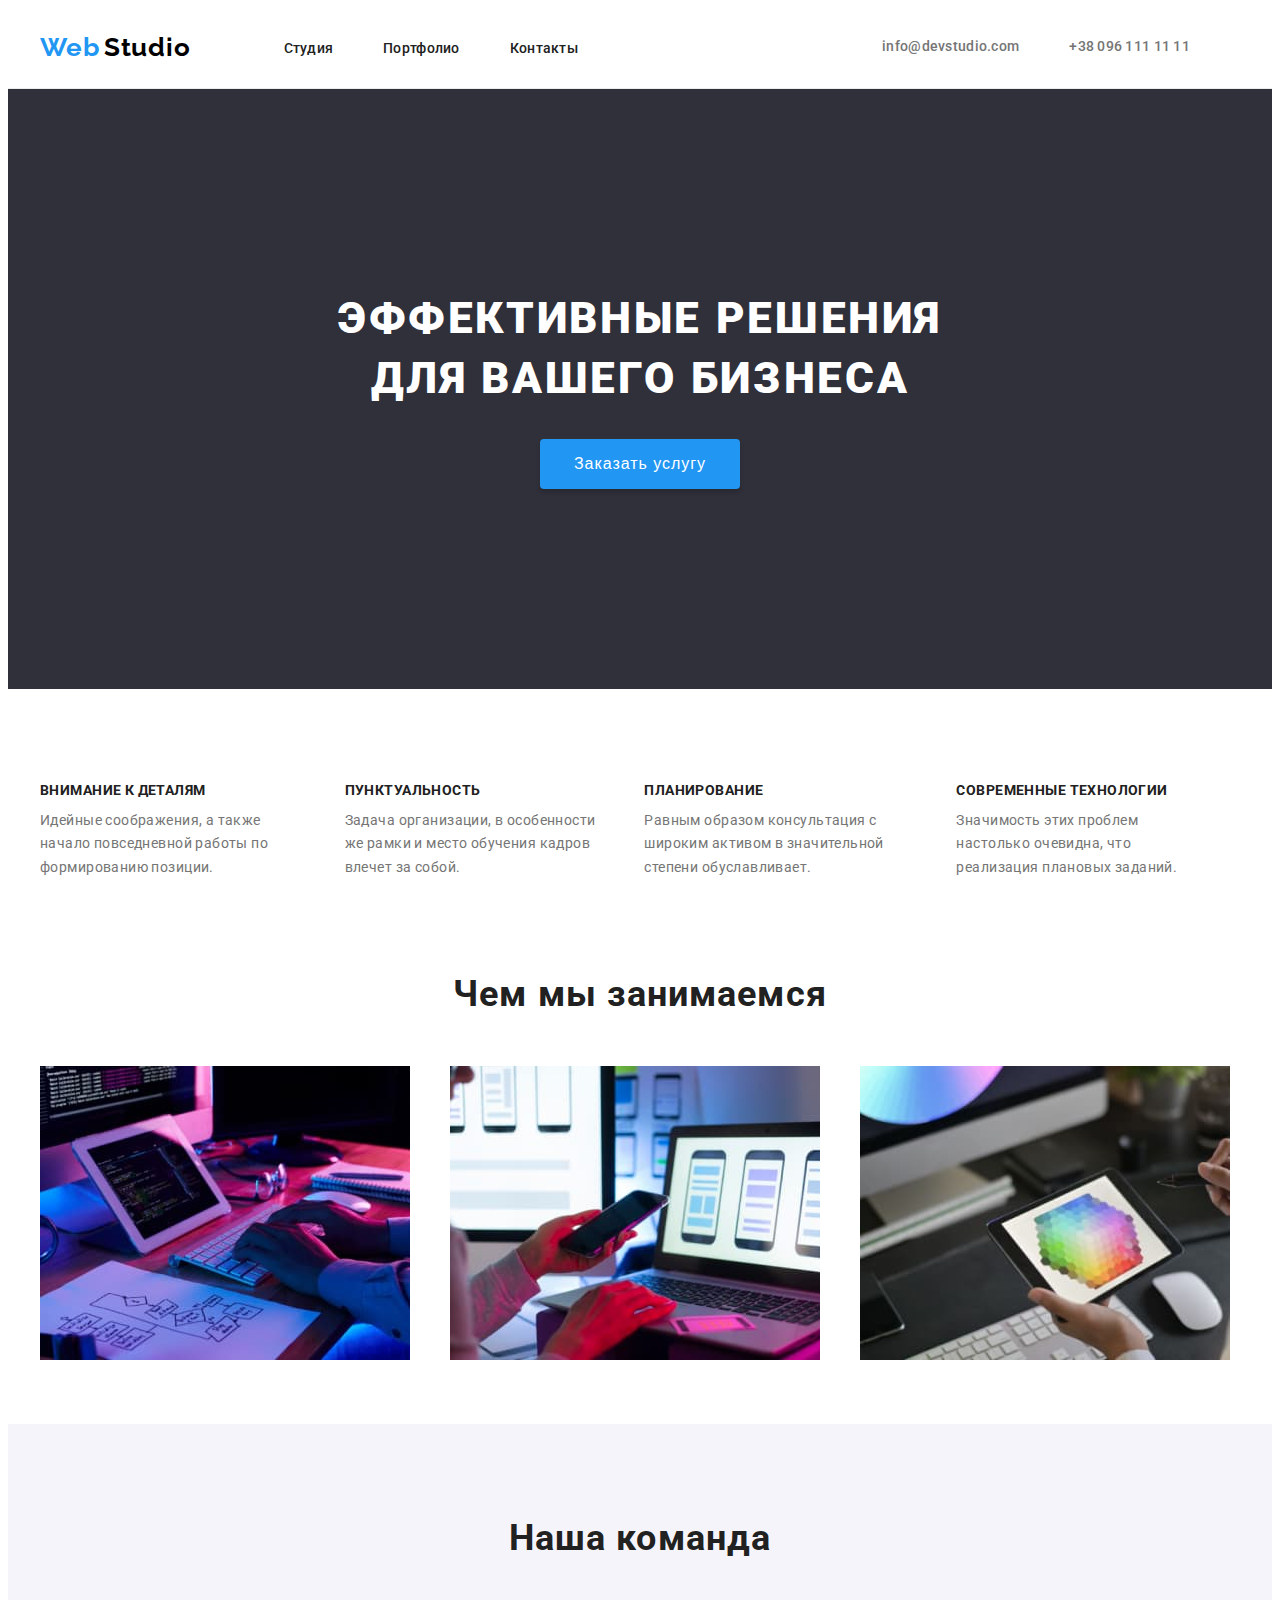
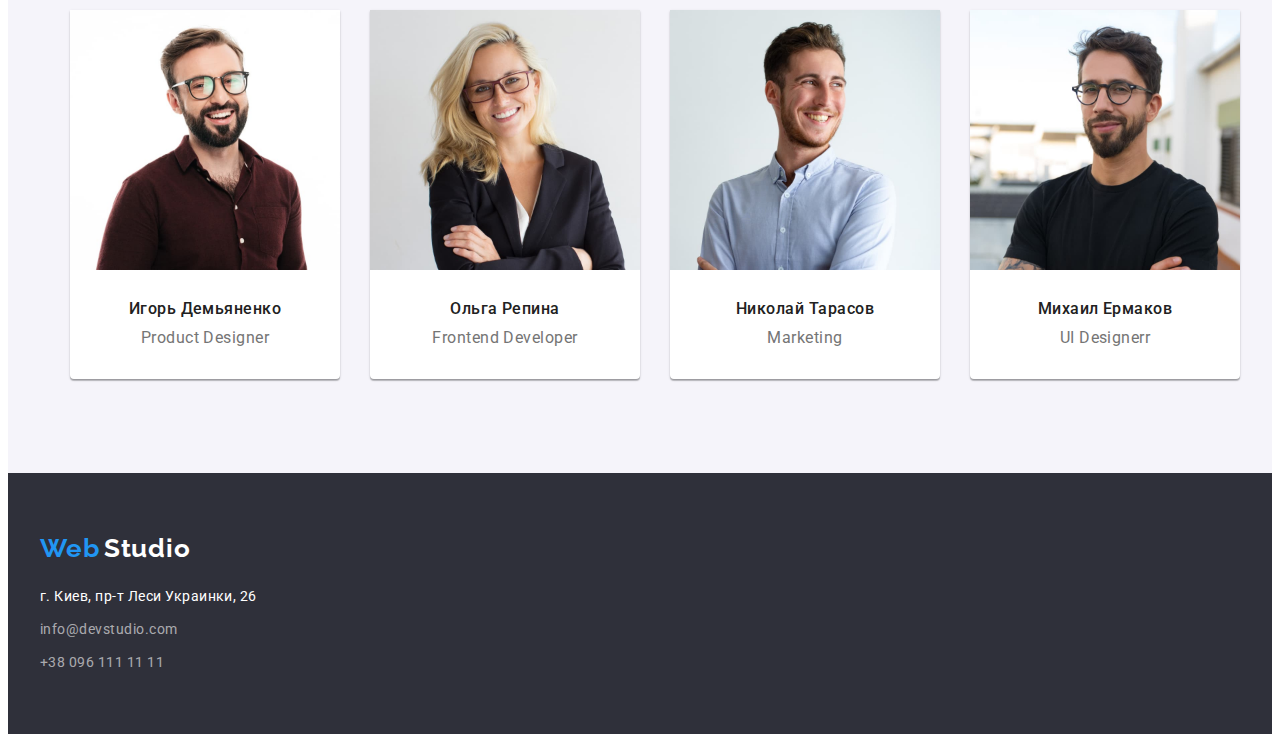
<file: index.html>
<!DOCTYPE html>
<html lang="ru">
<head>
    <meta charset="UTF-8">
    <meta http-equiv="X-UA-Compatible" content="IE=edge">
    <meta name="viewport" content="width=device-width, initial-scale=1.0">
    <title>WebStudio</title>
    <link rel="preconnect" href="https://fonts.googleapis.com">
<link rel="preconnect" href="https://fonts.gstatic.com" crossorigin>
<link href="https://fonts.googleapis.com/css2?family=Raleway:wght@700&family=Roboto:wght@400;500;700;900&display=swap" rel="stylesheet">
<link rel="stylesheet" href="https://cdnjs.cloudflare.com/ajax/libs/modern-normalize/1.1.0/modern-normalize.min.css"
    integrity="sha512-wpPYUAdjBVSE4KJnH1VR1HeZfpl1ub8YT/NKx4PuQ5NmX2tKuGu6U/JRp5y+Y8XG2tV+wKQpNHVUX03MfMFn9Q=="
    crossorigin="anonymous" referrerpolicy="no-referrer" />
<link rel="stylesheet" href="./css/reset.css">
<link rel="stylesheet" href="./css/styles.css">
</head>
<body>
    <!--Шапка страницы-->
    <header class="header">
        <div class="container header-container">  
    <nav class="header-nav">
        <a class="link header-logo" href="./index.html">
            <span lang="en" class="header-logo-web">Web</span>
            <span lang="en" class="header-logo-studio">Studio</span>
        </a>
        <ul class="list header-list">
            <li class="header-item"><a class="link header-link" href="./index.html">Студия</a></li>
            <li class="header-item"><a class="link header-link" href="./portfolio.html">Портфолио</a></li>
            <li class="header-item"><a class="link header-link" href="">Контакты</a></li>
        </ul>
    </nav>
    <!--Контакты-->
        <ul class="list header-list-contact">
            <li class="header-con-link"><a class="link header-mail" href="mailto:info@devstudio.com">info@devstudio.com</a></li>
            <li class="header-con-link"><a class="link contact-tel" href="tel:380961111111">+38 096 111 11 11</a></li>
        </ul>
        </div>
    </header>
    <main class="hero-first">
        <!--Контент Уникальный-->
        <section class="hero-order">
            <div class="container">
            <h1 class="hero-title">Эффективные решения для вашего бизнеса</h1>
            <button class="hero-order-btn" type="button">Заказать услугу</button>
            </div>
        </section>
    <!--Особенности -->
            <section class="info">
                <div class="container">
                <h2 class="info-titele">Организация и оптимизация</h2>   
             <ul class="list info-list">
                 <li class="info-item">
                     <h2 class="info-list-titele">Внимание к деталям</h2>
                     <p class="info-list-text">Идейные соображения, а также начало повседневной работы по формированию позиции.</p>
                </li>
                 <li class="info-item">
                     <h2 class="info-list-titele">Пунктуальность</h2>
                     <p class="info-list-text">Задача организации, в особенности же рамки и место обучения кадров влечет за собой.</p>
                 </li>
                 <li class="info-item">
                     <h2 class="info-list-titele">Планирование</h2>
                     <p class="info-list-text">Равным образом консультация с широким активом в значительной степени обуславливает.</p>
                </li>
                 <li class="info-item">
                     <h2 class="info-list-titele">Современные технологии</h2>
                     <p class="info-list-text">Значимость этих проблем настолько очевидна, что реализация плановых заданий.</p>
                </li>
             </ul>
    <!--Занятия-->
            <h2 class="work-titele">Чем мы занимаемся</h2>
            <ul class="list work-list">
                <li class="work-item">
                    <img src="./images/coding.jpg"  alt="coding" width="370" height="294">
                </li>
                <li class="work-item">
                    <img src="./images/development.jpg" alt="development" width="370" height="294"> 
                </li>
                <li class="work-item">
                     <img src="./images/testing.jpg" alt="testing" width="370" height="294"> 
                </li>
            </ul>
                </div>
    <!--Наша Команда-->
            </section>
            <section class="our-team">
                <div class="container">
                <h2 class="team-titele">Наша команда</h2>
                <ul class="list team-list">
                    <li class="team-item">
                        <img src="./images/our_team/team1.jpg" alt="team1" width="270" height="260">
                        <div class="card-container">
                        <h3 class="team-list-titele">Игорь Демьяненко</h3>
                        <p class="team-list-text" lang="en">Product Designer</p>
                        </div>
                    </li>
                    <li class="team-item">
                        <img src="./images/our_team/team2.jpg" alt="team2" width="270" height="260">
                        <div class="card-container">
                        <h3 class="team-list-titele">Ольга Репина</h3>
                        <p class="team-list-text" lang="en">Frontend Developer</p>
                        </div>
                    </li>
                    <li class="team-item">
                        <img src="./images/our_team/team3.jpg" alt="team3" width="270" height="260">
                        <div class="card-container">
                        <h3 class="team-list-titele">Николай Тарасов</h3>
                        <p class="team-list-text" lang="en">Marketing</p>
                        </div>
                    </li>
                    <li class="team-item">
                        <img src="./images/our_team/team4.jpg" alt="team4" width="270" height="260">
                        <div class="card-container">
                        <h3 class="team-list-titele">Михаил Ермаков</h3>
                        <p class="team-list-text" lang="en">UI Designerr</p>
                        </div>
                    </li>
                </ul>
                </div>
            </section>
    </main>
    <!--Подвал-->
    <footer class="footer">
        <div class="container">
            <a class="link footer-logo" href="./index.html">
                <span lang="en" class="footer-logo-web">Web</span>
                <span lang="en" class="footer-logo-studio">Studio</span>
            </a>
            <address>
                <ul class="list footer-list">
                    <li class="footer-list-item address-item">
                        <a class="link footer-contacts street" href="https://goo.gl/maps/fT915jiTdRozChB46" target="_blank"
                            rel="noopener noreferrer">г. Киев,
                            пр-т Леси Украинки, 26</a>
                    </li>
                    <li class="footer-list-item address-item"><a class="footer-contacts" href="mailto:info@devstudio.com"
                            target="_blank" rel="noopener noreferrer">info@devstudio.com</a>
                    </li>
                    <li class="footer-list-item address-item"><a class="footer-contacts" href="tel:+380961111111"
                            target="_blank" rel="noopener noreferrer">+38 096 111 11 11</a></li>
                </ul>
            </address>
        </div>
    </footer>
 </body>
</html>
</file>
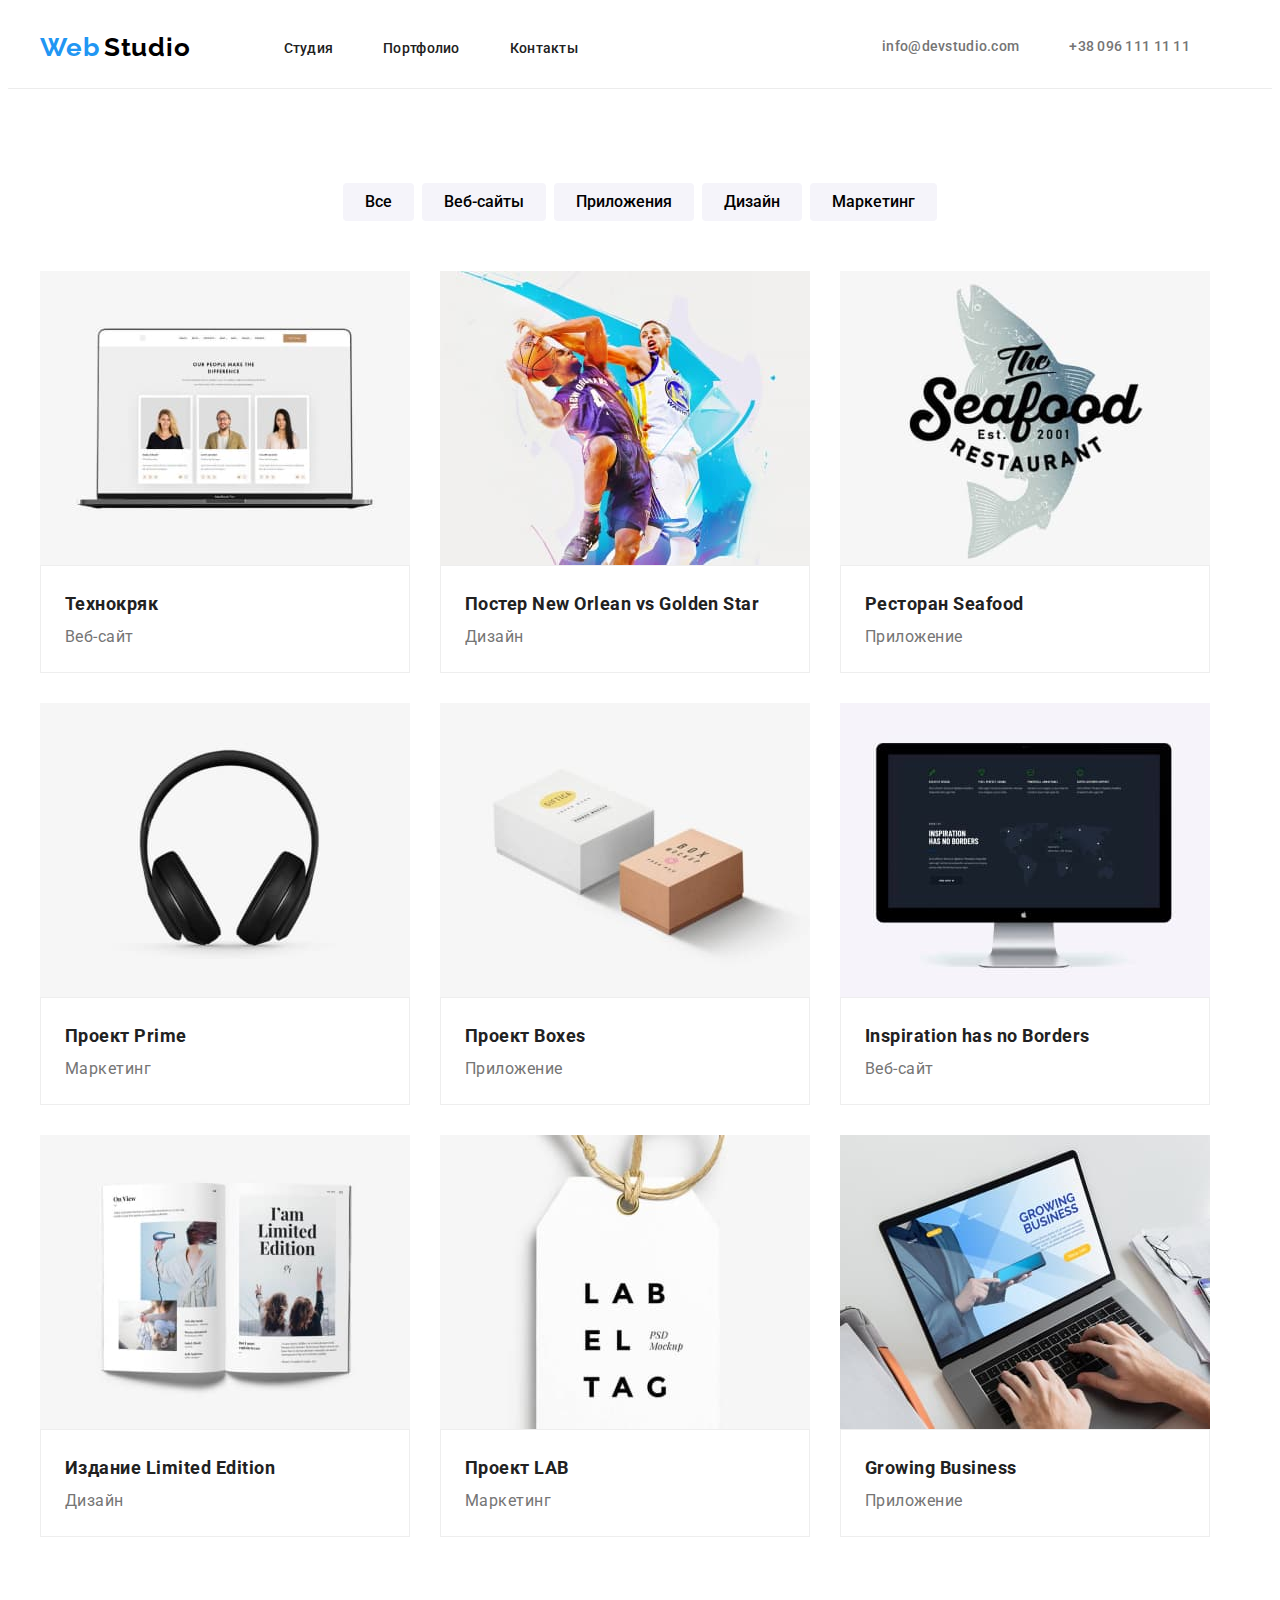
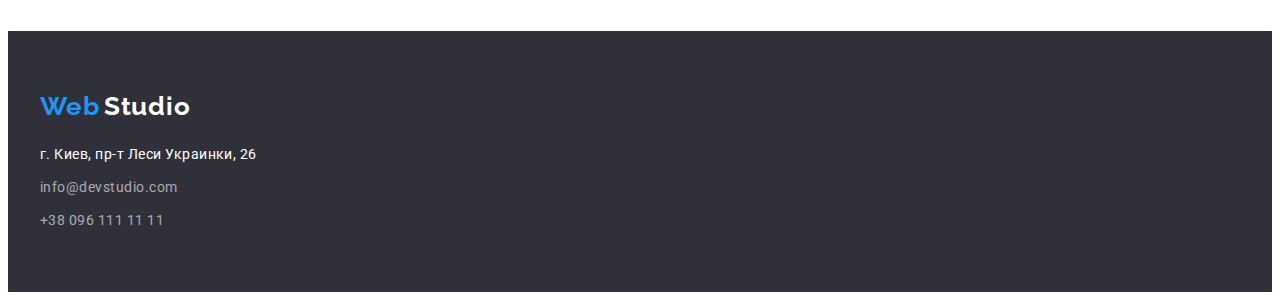
<file: portfolio.html>
<!DOCTYPE html>
<html lang="ru">
<head>
    <meta charset="UTF-8">
    <meta http-equiv="X-UA-Compatible" content="IE=edge">
    <meta name="viewport" content="width=device-width, initial-scale=1.0">
    <title>WebStudio</title>
    <link rel="preconnect" href="https://fonts.googleapis.com">
    <link rel="preconnect" href="https://fonts.gstatic.com" crossorigin>
    <link
        href="https://fonts.googleapis.com/css2?family=Raleway:wght@700&family=Roboto:wght@400;500;700;900&display=swap"
        rel="stylesheet">
    <link rel="stylesheet" href="https://cdnjs.cloudflare.com/ajax/libs/modern-normalize/1.1.0/modern-normalize.min.css"
        integrity="sha512-wpPYUAdjBVSE4KJnH1VR1HeZfpl1ub8YT/NKx4PuQ5NmX2tKuGu6U/JRp5y+Y8XG2tV+wKQpNHVUX03MfMFn9Q=="
        crossorigin="anonymous" referrerpolicy="no-referrer" />
    <link rel="stylesheet" href="./css/reset.css">
    <link rel="stylesheet" href="./css/styles.css">
</head>

<body>
    <!--Шапка страницы-->
    <header class="header">
        <div class="container header-container">
            <nav class="header-nav">
                <a class="link header-logo" href="./index.html">
                    <span lang="en" class="header-logo-web">Web</span>
                    <span lang="en" class="header-logo-studio">Studio</span>
                </a>
                <ul class="list header-list">
                    <li class="header-item"><a class="link header-link" href="./index.html">Студия</a></li>
                    <li class="header-item"><a class="link header-link" href="./portfolio.html">Портфолио</a></li>
                    <li class="header-item"><a class="link header-link" href="">Контакты</a></li>
                </ul>
            </nav>
            <!--Контакты-->
            <ul class="list header-list-contact">
                <li class="header-con-link"><a class="link header-mail"
                        href="mailto:info@devstudio.com">info@devstudio.com</a></li>
                <li class="header-con-link"><a class="link contact-tel" href="tel:380961111111">+38 096 111 11 11</a>
                </li>
            </ul>
        </div>
    </header>
    <main class="hero-second">
        <section class="section hero hero-projects">
            <div class="container">
                <ul class="list hero-list">
                    <li class="hero-list-item"><button type="button" class="hero-list-button">Все</button>
                    </li>
                    <li class="hero-list-item"><button type="button" class="hero-list-button">Веб-сайты</button>
                    </li>
                    <li class="hero-list-item"><button type="button" class="hero-list-button">Приложения</button>
                    </li>
                    <li class="hero-list-item"><button type="button" class="hero-list-button">Дизайн</button>
                    </li>
                    <li class="hero-list-item"><button type="button" class="hero-list-button">Маркетинг</button>
                    </li>
                </ul>
            </div>
            </ul>
<div class="container">
    <ul class="list projects-list">
        <li class="projects-list-item">
            <a class="link project-link" href="" target="_blank" rel="noopener noreferrer">
                <img src="./images/portfolio-imeges/portfolio1.jpg" alt="Технокряк" width="370" height="294">
                <div class="project-container">
                    <h2 class="project-title">Технокряк</h2>
                    <p class="project-title-disc">Веб-сайт</p>
                </div>
            </a>
        </li>
        <li class="projects-list-item">
            <a class="link project-link" href="" target="_blank" rel="noopener noreferrer">
                <img src="./images/portfolio-imeges/portfolio2.jpg" alt="Постер" width="370" height="294">
                <div class="project-container">
                    <h2 class="project-title">Постер <span lang="en">New Orlean vs Golden Star</span></h2>
                    <p class="project-title-disc">Дизайн</p>
                </div>
            </a>
        </li>
        <li class="projects-list-item">
            <a class="link project-link" href="" target="_blank" rel="noopener noreferrer">
                <img src="./images/portfolio-imeges/portfolio3.jpg" alt="Seafood" width="370" height="294">
                <div class="project-container">
                    <h2 class="project-title">Ресторан <span lang="en">Seafood</span></h2>
                    <p class="project-title-disc">Приложение</p>
                </div>
            </a>
        </li>
        <li class="projects-list-item">
            <a class="link project-link" href="" target="_blank" rel="noopener noreferrer">
                <img src="./images/portfolio-imeges/portfolio4.jpg" alt="Проект Prime" width="370" height="294">
                <div class="project-container">
                    <h2 class="project-title">Проект <span lang="en">Prime</span></h2>
                    <p class="project-title-disc">Маркетинг</p>
                </div>
            </a>
        </li>
        <li class="projects-list-item">
            <a class="link project-link" href="" target="_blank" rel="noopener noreferrer">
                <img src="./images/portfolio-imeges/portfolio5.jpg" alt="Проект Boxes" width="370" height="294">
                <div class="project-container">
                    <h2 class="project-title">Проект <span lang="en">Boxes</span></h2>
                    <p class="project-title-disc">Приложение</p>
                </div>
            </a>
        </li>
        <li class="projects-list-item">
            <a class="link project-link" href="" target="_blank" rel="noopener noreferrer">
                <img src="./images/portfolio-imeges/portfolio6.jpg" alt="Inspiration" width="370" height="294">
                <div class="project-container">
                    <h2 class="project-title"><span lang="en">Inspiration has no Borders</span></h2>
                    <p class="project-title-disc">Веб-сайт</p>
                </div>
            </a>
        </li>
        <li class="projects-list-item">
            <a class="link project-link" href="" target="_blank" rel="noopener noreferrer">
                <img src="./images/portfolio-imeges/portfolio7.jpg" alt="Limited Edition" width="370" height="294">
                <div class="project-container">
                    <h2 class="project-title">Издание <span lang="en">Limited Edition</span></h2>
                    <p class="project-title-disc">Дизайн</p>
                </div>
            </a>
        </li>
        <li class="projects-list-item">
            <a class="link project-link" href="" target="_blank" rel="noopener noreferrer">
                <img src="./images/portfolio-imeges/portfolio8.jpg" alt="Проект LAB" width="370" height="294">
                <div class="project-container">
                    <h2 class="project-title">Проект <span lang="en">LAB</span></h2>
                    <p class="project-title-disc">Маркетинг</p>
                </div>
            </a>
        </li>
        <li class="projects-list-item">
            <a class="link project-link" href="" target="_blank" rel="noopener noreferrer">
                <img src="./images/portfolio-imeges/portfolio9.jpg" alt="Growing Business" width="370" height="294">
                <div class="project-container">
                    <h2 class="project-title"><span lang="en">Growing Business</span></h2>
                    <p class="project-title-disc">Приложение</p>
                </div>
            </a>
        </li>
    </ul>
</div>
</section>
    </main>
    <footer class="footer">
        <div class="container">
            <a class="link footer-logo" href="./index.html">
                <span lang="en" class="footer-logo-web">Web</span>
                <span lang="en" class="footer-logo-studio">Studio</span>
            </a>
            <address>
                <ul class="list footer-list">
                    <li class="footer-list-item address-item">
                        <a class="link footer-contacts street" href="https://goo.gl/maps/fT915jiTdRozChB46" target="_blank"
                            rel="noopener noreferrer">г. Киев,
                            пр-т Леси Украинки, 26</a>
                    </li>
                    <li class="footer-list-item address-item"><a class="footer-contacts" href="mailto:info@devstudio.com"
                            target="_blank" rel="noopener noreferrer">info@devstudio.com</a>
                    </li>
                    <li class="footer-list-item address-item"><a class="footer-contacts" href="tel:+380961111111"
                            target="_blank" rel="noopener noreferrer">+38 096 111 11 11</a></li>
                </ul>
            </address>
        </div>
    </footer>
</html>
</file>
<file: css/styles.css>
:root {
  --blue-color: #2196f3;
  --first-title-color: #ffffff;
  --second-titele-color: #212121;
}
body {
  font-family: 'Roboto', sans-serif;
  color: #212121;
  letter-spacing: 0.03em;
}

.container {
  width: 1200px;
  padding-left: 15px;
  padding-right: 15px;
  margin: 0 auto;
}
/* -----header---- */

.header {
  background: #ffffff;
  padding-top: 24px;
  padding-bottom: 25px;
  border-bottom: 1px solid #ececec;
}
.header-container {
  display: flex;
  align-items: center;
}

.header-nav {
  display: flex;
  align-items: center;
}
.header-logo-web {
  font-family: 'Raleway', sans-serif;
  font-style: normal;
  font-weight: bold;
  font-size: 26px;
  line-height: 1.19;
  /* identical to box height */

  letter-spacing: 0.03em;

  color: #2196f3;
}

.header-logo-studio {
  font-family: 'Raleway', sans-serif;
  font-style: normal;
  font-weight: bold;
  font-size: 26px;
  line-height: 1.19;
  margin-right: 93px;
  /* identical to box height */

  letter-spacing: 0.03em;

  color: #000000;
}

.header-list {
  display: flex;
}

.header-link {
  font-weight: 500;
  font-size: 14px;
  line-height: 1.14;
  letter-spacing: 0.02em;
  margin-right: 50px;

  color: #212121;
}

.header-link:hover {
  color: var(--blue-color);
}
.header-list-contact {
  margin-left: auto;
  display: flex;
}
.header-mail,
.contact-tel {
  font-weight: 500;
  font-size: 14px;
  line-height: 1.14;
  letter-spacing: 0.02em;
  display: flex;
  margin-right: 50px;

  color: #757575;
}
.header-mail:hover {
  color: var(--blue-color);
}
.contact-tel:hover {
  color: var(--blue-color);
}

/*----hero----*/

.hero-order {
  background: #2f303a;
  text-align: center;
  padding-top: 200px;
  padding-bottom: 200px;
}
.hero-title {
  font-weight: 900;
  font-size: 44px;
  line-height: 1.36;
  margin-bottom: 30px;
  /* or 136% */

  text-align: center;
  letter-spacing: 0.06em;
  text-transform: uppercase;
  max-width: 696px;
  max-height: 120px;
  margin-left: auto;
  margin-right: auto;

  color: #ffffff;
}

.hero-order-btn {
  background: #2196f3;
  box-shadow: 0px 4px 4px rgba(0, 0, 0, 0.15);
  border-radius: 4px;
  cursor: pointer;
  border: transparent;
  font-size: 16px;
  line-height: 1.87;
  min-width: 200px;
  min-height: 50px;
  margin-left: auto;
  margin-right: auto;

  /* identical to box height, or 187% */

  letter-spacing: 0.06em;

  color: #ffffff;
}

.info-list {
  display: flex;
}

.info-titele {
  display: none;
}
.info-list-titele {
  font-size: 14px;
  line-height: 1.14;
  letter-spacing: 0.03em;
  text-transform: uppercase;
  padding-top: 94px;
  margin-right: 30px;
  margin-bottom: 10px;
  color: #212121;
}

.info-list-text {
  font-weight: normal;
  font-size: 14px;
  line-height: 1.71;
  margin-top: 10px;
  margin-right: 30px;
  /* or 171% */

  letter-spacing: 0.03em;

  color: #757575;
}

.work-list {
  display: flex;
  flex-wrap: wrap;
  margin-left: -30px;
  margin-bottom: -30px;
}

.work-item {
  width: calc(100% / 3 - 30px);
  margin-left: 30px;
  margin-top: 50px;
  margin-bottom: 94px;
}

.work-titele {
  font-size: 36px;
  line-height: 1.16;
  text-align: center;
  letter-spacing: 0.03em;
  margin-top: 94px;

  color: #212121;
}
/*-----team-----*/

.our-team {
  background: #f5f4fa;
}

.team-titele {
  font-size: 36px;
  line-height: 1.16;
  text-align: center;
  letter-spacing: 0.03em;
  padding-top: 94px;

  color: #212121;
}

.team-list {
  display: flex;
  flex-wrap: wrap;
}

.team-item {
  width: calc(100% / 4 - 30px);
  margin-top: 50px;
  margin-left: 30px;
  margin-bottom: 94px;

  background-color: #ffffff;
  border-bottom: solid 1px transparent;
  box-shadow: 0px 1px 3px rgba(0, 0, 0, 0.12), 0px 1px 1px rgba(0, 0, 0, 0.14),
    0px 2px 1px rgba(0, 0, 0, 0.2);
  border-radius: 0px 0px 4px 4px;
}

.card-container {
  padding-top: 30px;
  padding-bottom: 30px;
}

.team-list-titele {
  font-weight: 500;
  font-size: 16px;
  line-height: 1.18;
  text-align: center;
  letter-spacing: 0.03em;
  margin-bottom: 10px;

  color: #212121;
}
.team-list-text {
  font-weight: normal;
  font-size: 16px;
  line-height: 1.18;
  text-align: center;
  letter-spacing: 0.03em;

  color: #757575;
}

/*----footer----*/

.footer {
  background-color: #2f303a;
  padding-top: 60px;
}

.footer-logo-web {
  font-family: Raleway;
  font-style: normal;
  font-weight: bold;
  font-size: 26px;
  line-height: 31px;
  /* identical to box height */

  letter-spacing: 0.03em;

  color: #2196f3;
}
.footer-logo-studio {
  font-family: Raleway;
  font-style: normal;
  font-weight: bold;
  font-size: 26px;
  line-height: 31px;
  /* identical to box height */

  letter-spacing: 0.03em;

  color: #ffffff;
}

.footer-logo {
  padding-bottom: 20px;
}

.footer-list {
  margin-top: 20px;
  padding-bottom: 60px;
}

.footer-address {
  font-family: 'Roboto', sans-serif;
  font-style: normal;
  font-weight: 400;
  font-size: 14px;
  line-height: calc(24 / 14);
  letter-spacing: 3%;
  color: ;
}

.logo-item {
  margin-bottom: 20px;
}

.address-item + .address-item {
  margin-top: 9px;
}

.address-item .street {
  color: #ffffff;
}

.footer-contacts {
  font-family: 'Roboto', sans-serif;
  font-style: normal;
  font-weight: 400;
  font-size: 14px;
  line-height: calc(24 / 14);
  letter-spacing: 3%;
  color: rgba(255, 255, 255, 0.6);
  text-decoration: none;
}

.footer-contacts:hover,
.footer-contacts:focus {
  color: var(--blue-color);
}

/*----portfolio----*/

/*----portfolio-btn----*/

.hero-second {
  padding: 94px 4px;
}

.hero-projects {
  background-color: #ffffff;
}

.hero-list {
  display: flex;
  justify-content: center;
  margin-bottom: 50px;
}

.hero-list-item + .hero-list-item {
  margin-left: 8px;
}

.hero-list-button {
  padding: 6px 22px;
  border: transparent;
  border-radius: 4px;

  font-family: inherit;
  font-style: inherit;
  font-size: inherit;
  font-weight: 500;
  line-height: calc(26 / 16);
  letter-spacing: 3%;
  background-color: #f5f4fa;
}

.hero-list-button:hover,
.hero-list-button:focus {
  color: #f5f4fa;
  background-color: #2196f3;
}

.projects-list {
  display: flex;
  flex-wrap: wrap;
  flex-basis: calc(100% / 9 - 270px);
  margin-bottom: -30px;
  margin-left: -30px;
}

.projects-list-item {
  margin-bottom: 30px;
  margin-left: 30px;

  text-align: left;
}

/* .project-link {
  text-align: left;
} */

.project-container {
  padding: 20px 24px;
  border: 1px solid #eeeeee;
}

.project-title {
  font-weight: 700;
  font-size: 18px;
  line-height: calc(36 / 18);
  letter-spacing: 6%;
  color: #212121;
}

.project-title-disc {
  font-weight: 400;
  line-height: calc(30 / 16);
  letter-spacing: 3%;
  color: #757575;
}

.project-link:hover,
.project-link:focus {
  color: var(--hover-text-color);
  background-color: var(--hover-background-color);
}
</file>
